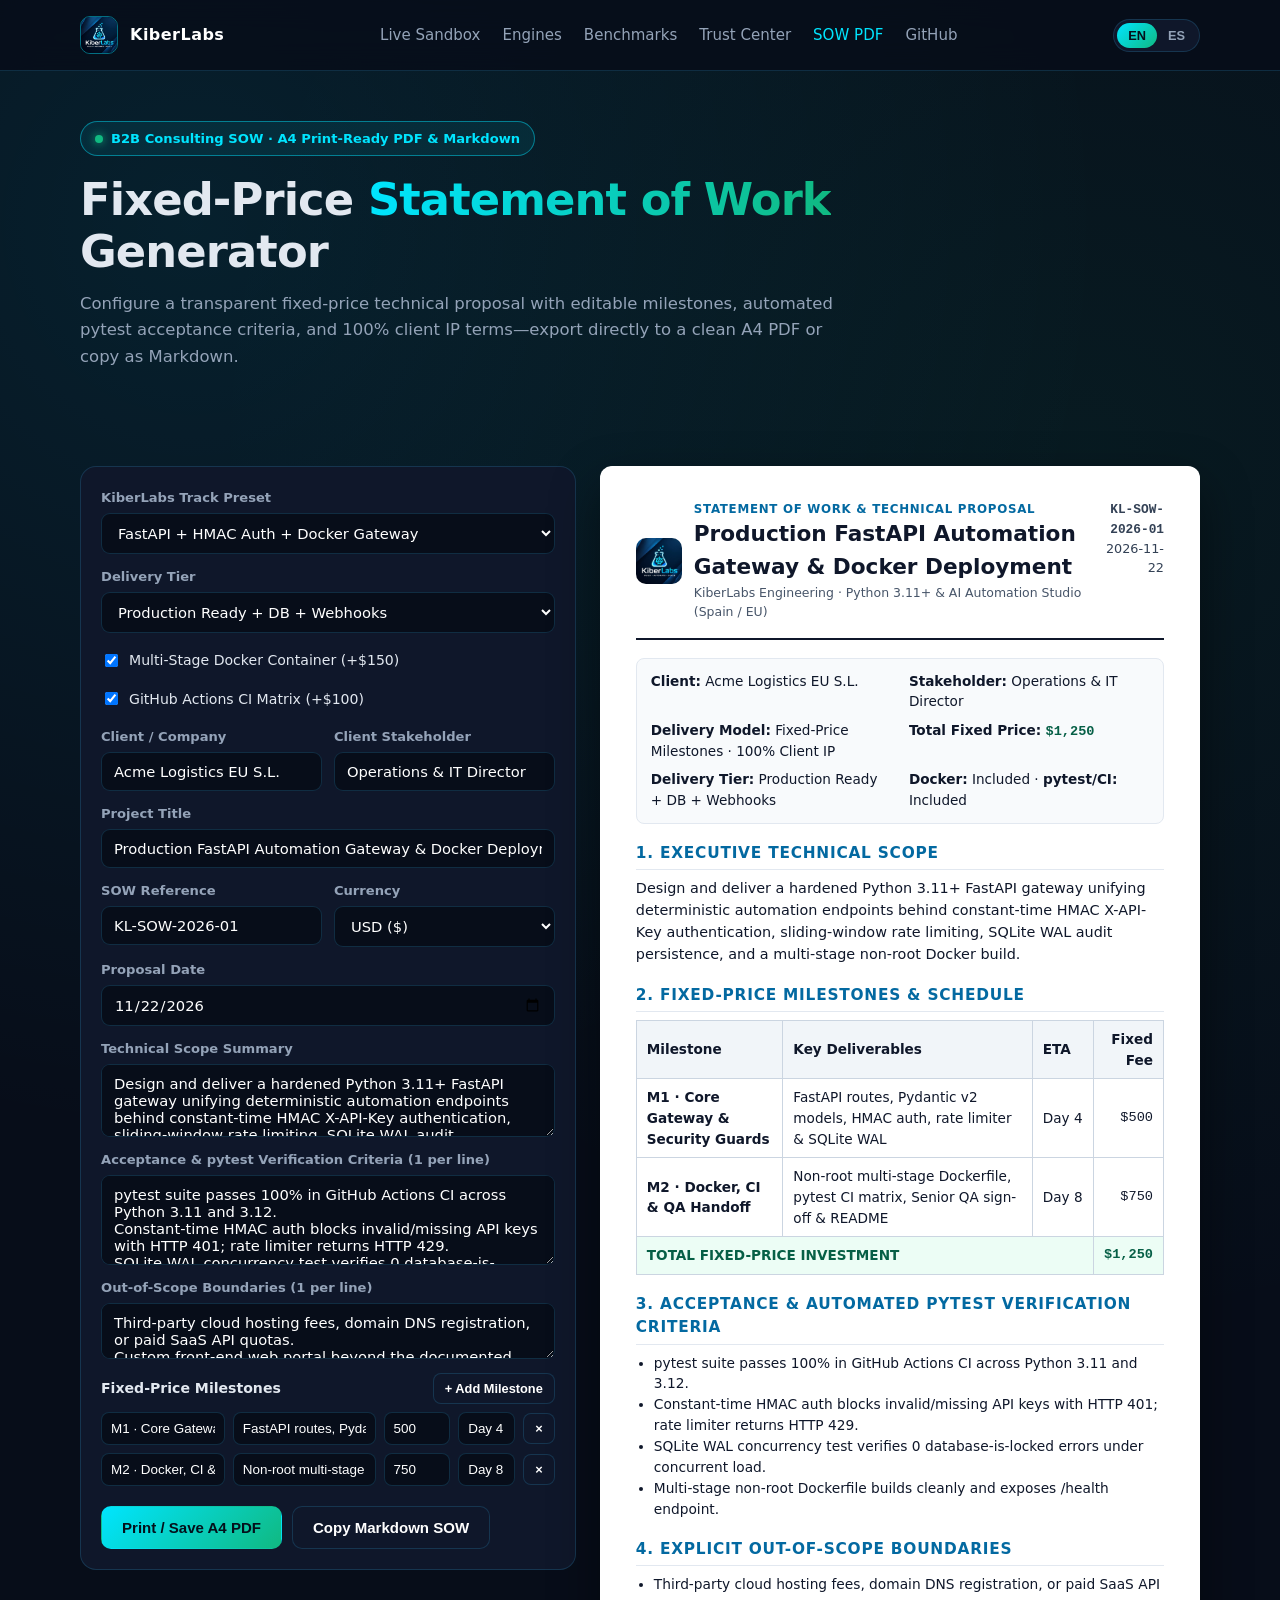
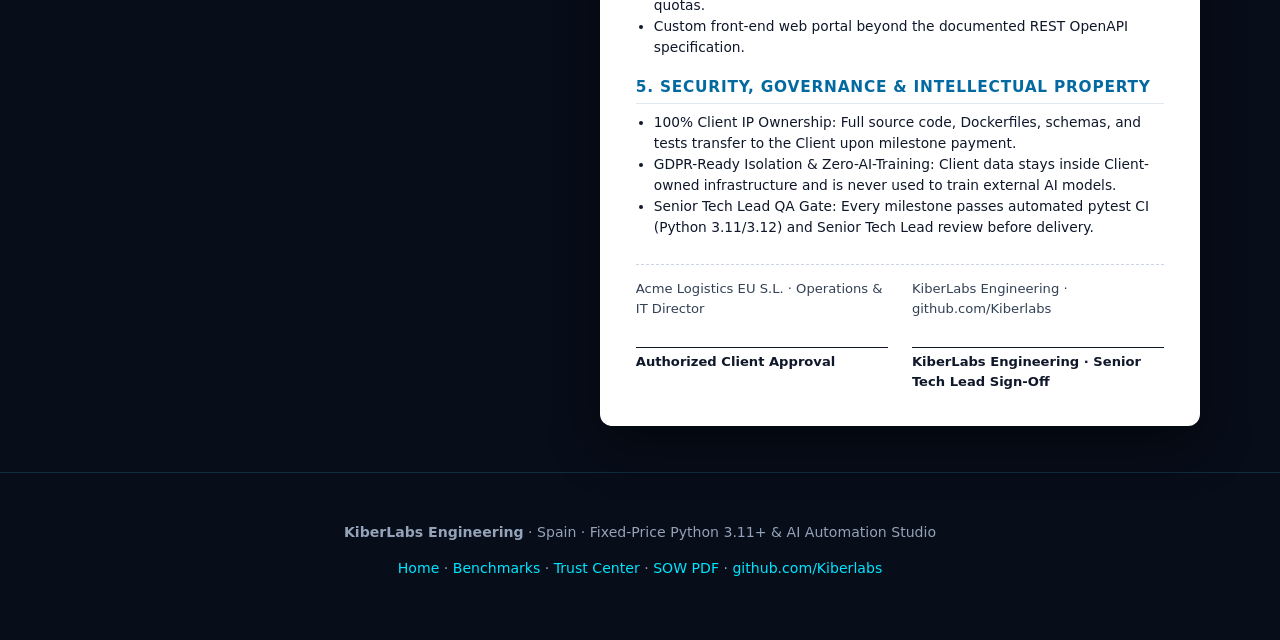
<file: sow.html>
<!DOCTYPE html>
<html lang="en">
<head>
  <meta charset="UTF-8" />
  <meta name="viewport" content="width=device-width, initial-scale=1.0" />
  <title>Statement of Work (SOW) PDF Generator — KiberLabs</title>
  <meta name="description" content="Interactive bilingual EN/ES B2B Statement of Work & Technical Proposal PDF generator with editable fixed-price milestones, pytest acceptance criteria, and clean A4 print layout." />
  <link rel="canonical" href="https://kiberlabs.github.io/sow.html" />
  <meta property="og:type" content="website" />
  <meta property="og:url" content="https://kiberlabs.github.io/sow.html" />
  <meta property="og:title" content="Statement of Work (SOW) PDF Generator — KiberLabs" />
  <meta property="og:description" content="Interactive bilingual EN/ES B2B Statement of Work &amp; Technical Proposal PDF generator with editable fixed-price milestones, pytest acceptance criteria, and clean A4 print layout." />
  <meta property="og:image" content="https://kiberlabs.github.io/assets/kiberlabs_logo_oficial.jpg" />
  <meta name="twitter:card" content="summary_large_image" />
  <meta name="twitter:title" content="Statement of Work (SOW) PDF Generator — KiberLabs" />
  <meta name="twitter:description" content="Bilingual EN/ES B2B Statement of Work &amp; Technical Proposal PDF generator with fixed-price milestones." />
  <meta name="twitter:image" content="https://kiberlabs.github.io/assets/kiberlabs_logo_oficial.jpg" />
  <link rel="icon" type="image/jpeg" href="assets/kiberlabs_logo_oficial.jpg" />
  <link rel="stylesheet" href="styles.css" />
</head>
<body>
  <a class="skip-link no-print" href="#main" data-i18n="skip_link">Skip to main content</a>
  <header class="topbar no-print">
    <div class="container topbar-inner">
      <a href="index.html" class="brand">
        <img src="assets/kiberlabs_logo_oficial.jpg" alt="KiberLabs Logo" width="38" height="38" />
        <span>KiberLabs</span>
      </a>
      <nav class="nav-links" aria-label="Primary navigation">
        <a href="index.html#sandbox" data-i18n="nav_sandbox">Live Sandbox</a>
        <a href="index.html#portfolio" data-i18n="nav_portfolio">Engines</a>
        <a href="benchmarks.html" data-i18n="nav_benchmarks">Benchmarks</a>
        <a href="trust.html" data-i18n="nav_trust">Trust Center</a>
        <a href="sow.html" class="active" aria-current="page" data-i18n="nav_sow">SOW PDF</a>
        <a href="https://github.com/Kiberlabs" target="_blank" rel="noopener">GitHub</a>
      </nav>
      <div class="lang-toggle" role="group" aria-label="Language switcher">
        <button class="lang-btn active" data-lang="en" type="button" aria-pressed="true">EN</button>
        <button class="lang-btn" data-lang="es" type="button" aria-pressed="false">ES</button>
      </div>
    </div>
  </header>

  <main id="main">
    <section class="subhero no-print">
      <div class="container">
        <div class="pill">
          <span class="dot"></span>
          <span data-i18n="sow_pill">B2B Consulting SOW · A4 Print-Ready PDF &amp; Markdown</span>
        </div>
        <h1 data-i18n="sow_title">Fixed-Price <span class="gradient-text">Statement of Work</span> Generator</h1>
        <p class="lead" data-i18n="sow_lead">
          Configure a transparent fixed-price technical proposal with editable milestones, automated pytest acceptance criteria, and 100% client IP terms—export directly to a clean A4 PDF or copy as Markdown.
        </p>
      </div>
    </section>

    <section>
      <div class="container">
        <div class="sow-layout">
          <div class="sow-editor no-print">
            <div class="form-grid">
              <div class="field full">
                <label for="sow-track" data-i18n="lbl_preset">KiberLabs Track Preset</label>
                <select id="sow-track">
                  <option value="api" selected data-i18n="opt_track_api">FastAPI + HMAC Auth + Docker Gateway</option>
                  <option value="sieve" data-i18n="opt_track_sieve">E-Commerce Price Intelligence &amp; Margin Sieve</option>
                  <option value="bot" data-i18n="opt_track_bot">24/7 Omnichannel Lead Qualification Bot</option>
                  <option value="rag" data-i18n="opt_track_rag">Zero-Hallucination B2B Legal/Policy RAG Engine</option>
                  <option value="invoice" data-i18n="opt_track_invoice">B2B 3-Way Invoice Reconciliation &amp; Hash Ledger</option>
                  <option value="maintenance_rag" data-i18n="opt_track_maintenance">Telegram Maintenance &amp; Manual FTS5 RAG Bot</option>
                  <option value="video" data-i18n="opt_track_video">Automated 9:16 FFmpeg &amp; ASS Video Pipeline</option>
                </select>
              </div>
              <div class="field full">
                <label for="sow-tier" data-i18n="lbl_tier">Delivery Tier</label>
                <select id="sow-tier">
                  <option value="mvp" data-i18n="tier_mvp">Fast MVP CLI / Core Module (2–5 days)</option>
                  <option value="production" selected data-i18n="tier_prod">Production Ready + DB + Webhooks</option>
                  <option value="enterprise" data-i18n="tier_ent">Multi-Source / Custom Integrations</option>
                </select>
              </div>
              <div class="checks-row full">
                <label><input id="sow-docker" type="checkbox" checked /> <span data-i18n="lbl_docker">Multi-Stage Docker Container (+$150)</span></label>
                <label><input id="sow-ci" type="checkbox" checked /> <span data-i18n="lbl_ci">GitHub Actions CI Matrix (+$100)</span></label>
              </div>
              <div class="field">
                <label for="sow-client" data-i18n="lbl_client">Client / Company</label>
                <input id="sow-client" type="text" value="Acme Logistics EU S.L." />
              </div>
              <div class="field">
                <label for="sow-contact" data-i18n="lbl_contact">Client Stakeholder</label>
                <input id="sow-contact" type="text" value="Operations &amp; IT Director" />
              </div>
              <div class="field full">
                <label for="sow-proj" data-i18n="lbl_proj">Project Title</label>
                <input id="sow-proj" type="text" value="Production FastAPI Automation Gateway &amp; Docker Deployment" />
              </div>
              <div class="field">
                <label for="sow-ref" data-i18n="lbl_ref">SOW Reference</label>
                <input id="sow-ref" type="text" value="KL-SOW-2026-01" />
              </div>
              <div class="field">
                <label for="sow-currency" data-i18n="lbl_curr">Currency</label>
                <select id="sow-currency">
                  <option value="USD" selected>USD ($)</option>
                  <option value="EUR">EUR (€)</option>
                </select>
              </div>
              <div class="field full">
                <label for="sow-date" data-i18n="lbl_date">Proposal Date</label>
                <input id="sow-date" type="date" value="2026-11-22" />
              </div>
              <div class="field full">
                <label for="sow-scope" data-i18n="lbl_scope">Technical Scope Summary</label>
                <textarea id="sow-scope" rows="3"></textarea>
              </div>
              <div class="field full">
                <label for="sow-criteria" data-i18n="lbl_crit">Acceptance &amp; pytest Verification Criteria (1 per line)</label>
                <textarea id="sow-criteria" rows="4"></textarea>
              </div>
              <div class="field full">
                <label for="sow-oos" data-i18n="lbl_oos">Out-of-Scope Boundaries (1 per line)</label>
                <textarea id="sow-oos" rows="2"></textarea>
              </div>
            </div>

            <div>
              <div style="display:flex;justify-content:space-between;align-items:center;margin-bottom:8px;">
                <strong style="font-size:0.88rem;" data-i18n="lbl_ms">Fixed-Price Milestones</strong>
                <button type="button" class="btn btn-secondary btn-sm" id="btn-add-ms" data-i18n="btn_add_ms">+ Add Milestone</button>
              </div>
              <div id="sow-ms-list" style="display:flex;flex-direction:column;gap:8px;"></div>
            </div>

            <div style="display:flex;flex-wrap:wrap;gap:10px;padding-top:6px;">
              <button type="button" class="btn btn-primary" id="btn-print-pdf" data-i18n="btn_print">Print / Save A4 PDF</button>
              <button type="button" class="btn btn-secondary" id="btn-copy-md" data-i18n="btn_copy_md">Copy Markdown SOW</button>
            </div>
          </div>

          <article class="sow-sheet" id="sow-preview" aria-label="Printable Statement of Work preview" aria-live="polite"></article>
        </div>
      </div>
    </section>
  </main>

  <footer class="no-print">
    <div class="container">
      <p><strong>KiberLabs Engineering</strong> · Spain · Fixed-Price Python 3.11+ &amp; AI Automation Studio</p>
      <p>
        <a href="index.html">Home</a> ·
        <a href="benchmarks.html">Benchmarks</a> ·
        <a href="trust.html">Trust Center</a> ·
        <a href="sow.html">SOW PDF</a> ·
        <a href="https://github.com/Kiberlabs" target="_blank" rel="noopener">github.com/Kiberlabs</a>
      </p>
    </div>
  </footer>

  <script type="module" src="sow.js"></script>
  <script data-goatcounter="https://kiberlabs.goatcounter.com/count" async src="https://gc.zgo.at/count.js"></script>
</body>
</html>
</file>
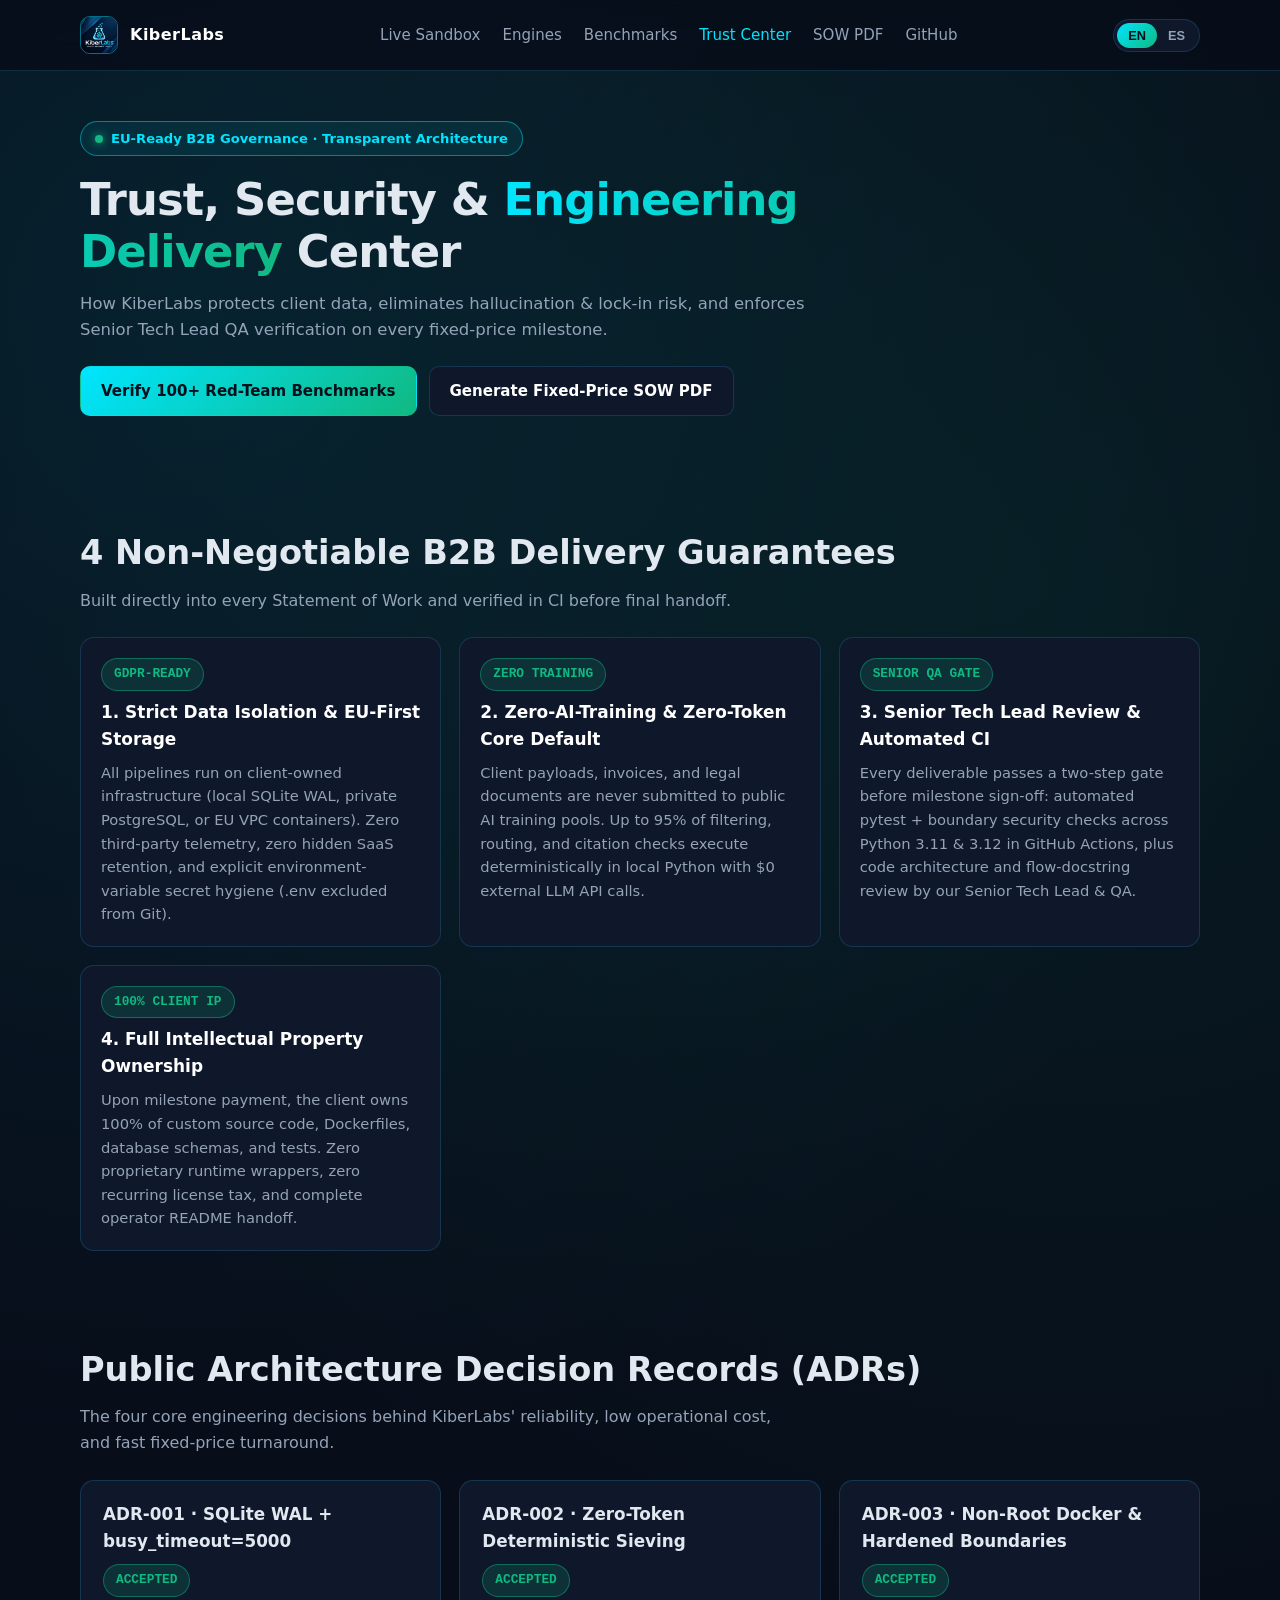
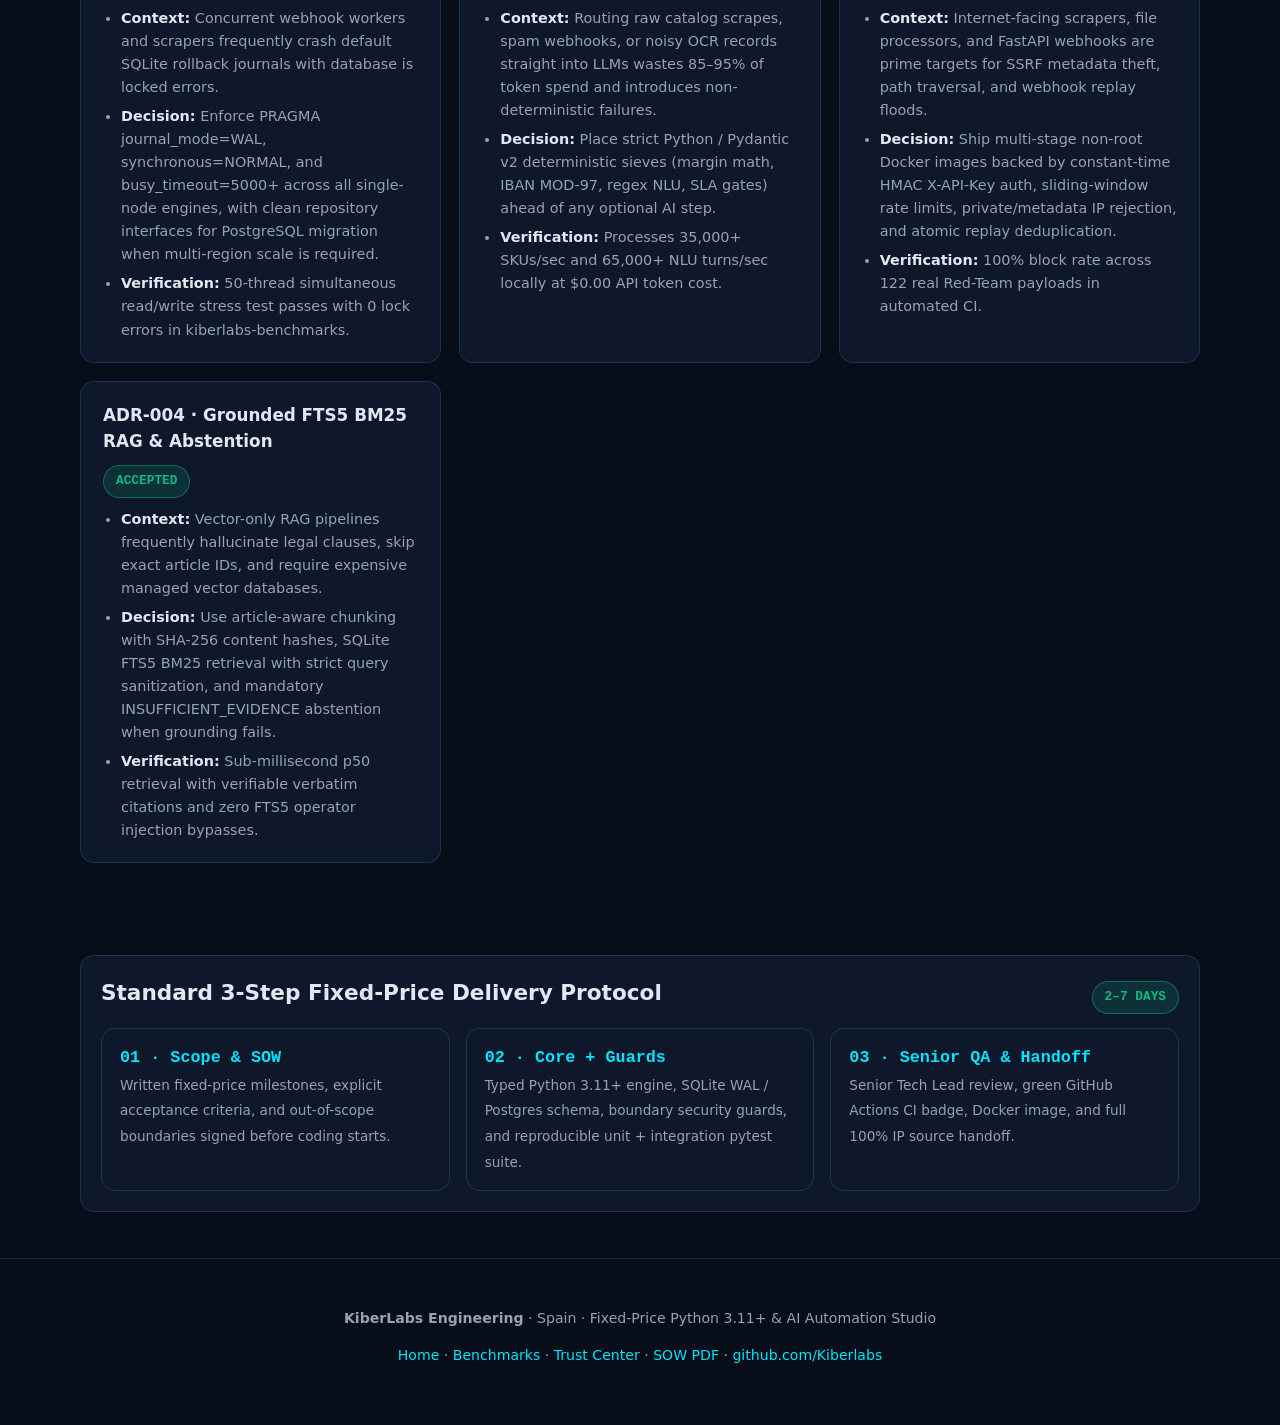
<file: trust.html>
<!DOCTYPE html>
<html lang="en">
<head>
  <meta charset="UTF-8" />
  <meta name="viewport" content="width=device-width, initial-scale=1.0" />
  <title>Trust, Security &amp; Delivery Center — KiberLabs</title>
  <meta name="description" content="KiberLabs B2B Trust Center: GDPR-ready data isolation, zero-AI-training commitment, Senior Tech Lead QA protocol, 100% client IP ownership, and Public Architecture Decision Records (ADRs)." />
  <link rel="canonical" href="https://kiberlabs.github.io/trust.html" />
  <meta property="og:type" content="website" />
  <meta property="og:url" content="https://kiberlabs.github.io/trust.html" />
  <meta property="og:title" content="Trust, Security &amp; Delivery Center — KiberLabs" />
  <meta property="og:description" content="KiberLabs B2B Trust Center: GDPR-ready data isolation, zero-AI-training commitment, Senior Tech Lead QA protocol, 100% client IP ownership, and Public Architecture Decision Records (ADRs)." />
  <meta property="og:image" content="https://kiberlabs.github.io/assets/kiberlabs_logo_oficial.jpg" />
  <meta name="twitter:card" content="summary_large_image" />
  <meta name="twitter:title" content="Trust, Security &amp; Delivery Center — KiberLabs" />
  <meta name="twitter:description" content="GDPR-ready data isolation, zero-AI-training commitment, Senior Tech Lead QA protocol &amp; 100% client IP ownership." />
  <meta name="twitter:image" content="https://kiberlabs.github.io/assets/kiberlabs_logo_oficial.jpg" />
  <link rel="icon" type="image/jpeg" href="assets/kiberlabs_logo_oficial.jpg" />
  <link rel="stylesheet" href="styles.css" />
</head>
<body>
  <a class="skip-link" href="#main" data-i18n="skip_link">Skip to main content</a>
  <header class="topbar">
    <div class="container topbar-inner">
      <a href="index.html" class="brand">
        <img src="assets/kiberlabs_logo_oficial.jpg" alt="KiberLabs Logo" width="38" height="38" />
        <span>KiberLabs</span>
      </a>
      <nav class="nav-links" aria-label="Primary navigation">
        <a href="index.html#sandbox" data-i18n="nav_sandbox">Live Sandbox</a>
        <a href="index.html#portfolio" data-i18n="nav_portfolio">Engines</a>
        <a href="benchmarks.html" data-i18n="nav_benchmarks">Benchmarks</a>
        <a href="trust.html" class="active" aria-current="page" data-i18n="nav_trust">Trust Center</a>
        <a href="sow.html" data-i18n="nav_sow">SOW PDF</a>
        <a href="https://github.com/Kiberlabs" target="_blank" rel="noopener">GitHub</a>
      </nav>
      <div class="lang-toggle" role="group" aria-label="Language switcher">
        <button class="lang-btn active" data-lang="en" type="button" aria-pressed="true">EN</button>
        <button class="lang-btn" data-lang="es" type="button" aria-pressed="false">ES</button>
      </div>
    </div>
  </header>

  <main id="main">
    <section class="subhero">
      <div class="container">
        <div class="pill">
          <span class="dot"></span>
          <span data-i18n="tr_pill">EU-Ready B2B Governance · Transparent Architecture</span>
        </div>
        <h1 data-i18n="tr_title">Trust, Security &amp; <span class="gradient-text">Engineering Delivery</span> Center</h1>
        <p class="lead" data-i18n="tr_lead">
          How KiberLabs protects client data, eliminates hallucination &amp; lock-in risk, and enforces Senior Tech Lead QA verification on every fixed-price milestone.
        </p>
        <div class="cta-row">
          <a href="benchmarks.html" class="btn btn-primary" data-i18n="tr_btn_bench">Verify 100+ Red-Team Benchmarks</a>
          <a href="sow.html" class="btn btn-secondary" data-i18n="tr_btn_sow">Generate Fixed-Price SOW PDF</a>
        </div>
      </div>
    </section>

    <section id="guarantees">
      <div class="container">
        <div class="section-head">
          <h2 data-i18n="sec_guar_title">4 Non-Negotiable B2B Delivery Guarantees</h2>
          <p data-i18n="sec_guar_desc">Built directly into every Statement of Work and verified in CI before final handoff.</p>
        </div>
        <div class="cards-grid-2">
          <article class="trust-card">
            <span class="status-badge status-ok">GDPR-READY</span>
            <h3 data-i18n="g1_title">1. Strict Data Isolation &amp; EU-First Storage</h3>
            <p data-i18n="g1_desc">All pipelines run on client-owned infrastructure (local SQLite WAL, private PostgreSQL, or EU VPC containers). Zero third-party telemetry, zero hidden SaaS retention, and explicit environment-variable secret hygiene (.env excluded from Git).</p>
          </article>
          <article class="trust-card">
            <span class="status-badge status-ok">ZERO TRAINING</span>
            <h3 data-i18n="g2_title">2. Zero-AI-Training &amp; Zero-Token Core Default</h3>
            <p data-i18n="g2_desc">Client payloads, invoices, and legal documents are never submitted to public AI training pools. Up to 95% of filtering, routing, and citation checks execute deterministically in local Python with $0 external LLM API calls.</p>
          </article>
          <article class="trust-card">
            <span class="status-badge status-ok">SENIOR QA GATE</span>
            <h3 data-i18n="g3_title">3. Senior Tech Lead Review &amp; Automated CI</h3>
            <p data-i18n="g3_desc">Every deliverable passes a two-step gate before milestone sign-off: automated pytest + boundary security checks across Python 3.11 &amp; 3.12 in GitHub Actions, plus code architecture and flow-docstring review by our Senior Tech Lead &amp; QA.</p>
          </article>
          <article class="trust-card">
            <span class="status-badge status-ok">100% CLIENT IP</span>
            <h3 data-i18n="g4_title">4. Full Intellectual Property Ownership</h3>
            <p data-i18n="g4_desc">Upon milestone payment, the client owns 100% of custom source code, Dockerfiles, database schemas, and tests. Zero proprietary runtime wrappers, zero recurring license tax, and complete operator README handoff.</p>
          </article>
        </div>
      </div>
    </section>

    <section id="adrs">
      <div class="container">
        <div class="section-head">
          <h2 data-i18n="sec_adr_title">Public Architecture Decision Records (ADRs)</h2>
          <p data-i18n="sec_adr_desc">The four core engineering decisions behind KiberLabs' reliability, low operational cost, and fast fixed-price turnaround.</p>
        </div>
        <div class="cards-grid-2">
          <article class="adr-card">
            <div class="adr-header">
              <h3>ADR-001 · SQLite WAL + busy_timeout=5000</h3>
              <span class="status-badge status-ok">ACCEPTED</span>
            </div>
            <ul class="adr-points">
              <li><strong data-i18n="adr_ctx">Context:</strong> <span data-i18n="adr1_ctx">Concurrent webhook workers and scrapers frequently crash default SQLite rollback journals with <code>database is locked</code> errors.</span></li>
              <li><strong data-i18n="adr_dec">Decision:</strong> <span data-i18n="adr1_dec">Enforce <code>PRAGMA journal_mode=WAL</code>, <code>synchronous=NORMAL</code>, and <code>busy_timeout=5000+</code> across all single-node engines, with clean repository interfaces for PostgreSQL migration when multi-region scale is required.</span></li>
              <li><strong data-i18n="adr_ver">Verification:</strong> <span data-i18n="adr1_ver">50-thread simultaneous read/write stress test passes with 0 lock errors in <code>kiberlabs-benchmarks</code>.</span></li>
            </ul>
          </article>

          <article class="adr-card">
            <div class="adr-header">
              <h3>ADR-002 · Zero-Token Deterministic Sieving</h3>
              <span class="status-badge status-ok">ACCEPTED</span>
            </div>
            <ul class="adr-points">
              <li><strong data-i18n="adr_ctx">Context:</strong> <span data-i18n="adr2_ctx">Routing raw catalog scrapes, spam webhooks, or noisy OCR records straight into LLMs wastes 85–95% of token spend and introduces non-deterministic failures.</span></li>
              <li><strong data-i18n="adr_dec">Decision:</strong> <span data-i18n="adr2_dec">Place strict Python / Pydantic v2 deterministic sieves (margin math, IBAN MOD-97, regex NLU, SLA gates) ahead of any optional AI step.</span></li>
              <li><strong data-i18n="adr_ver">Verification:</strong> <span data-i18n="adr2_ver">Processes 35,000+ SKUs/sec and 65,000+ NLU turns/sec locally at $0.00 API token cost.</span></li>
            </ul>
          </article>

          <article class="adr-card">
            <div class="adr-header">
              <h3>ADR-003 · Non-Root Docker &amp; Hardened Boundaries</h3>
              <span class="status-badge status-ok">ACCEPTED</span>
            </div>
            <ul class="adr-points">
              <li><strong data-i18n="adr_ctx">Context:</strong> <span data-i18n="adr3_ctx">Internet-facing scrapers, file processors, and FastAPI webhooks are prime targets for SSRF metadata theft, path traversal, and webhook replay floods.</span></li>
              <li><strong data-i18n="adr_dec">Decision:</strong> <span data-i18n="adr3_dec">Ship multi-stage non-root Docker images backed by constant-time HMAC <code>X-API-Key</code> auth, sliding-window rate limits, private/metadata IP rejection, and atomic replay deduplication.</span></li>
              <li><strong data-i18n="adr_ver">Verification:</strong> <span data-i18n="adr3_ver">100% block rate across 122 real Red-Team payloads in automated CI.</span></li>
            </ul>
          </article>

          <article class="adr-card">
            <div class="adr-header">
              <h3>ADR-004 · Grounded FTS5 BM25 RAG &amp; Abstention</h3>
              <span class="status-badge status-ok">ACCEPTED</span>
            </div>
            <ul class="adr-points">
              <li><strong data-i18n="adr_ctx">Context:</strong> <span data-i18n="adr4_ctx">Vector-only RAG pipelines frequently hallucinate legal clauses, skip exact article IDs, and require expensive managed vector databases.</span></li>
              <li><strong data-i18n="adr_dec">Decision:</strong> <span data-i18n="adr4_dec">Use article-aware chunking with SHA-256 content hashes, SQLite FTS5 BM25 retrieval with strict query sanitization, and mandatory <code>INSUFFICIENT_EVIDENCE</code> abstention when grounding fails.</span></li>
              <li><strong data-i18n="adr_ver">Verification:</strong> <span data-i18n="adr4_ver">Sub-millisecond p50 retrieval with verifiable verbatim citations and zero FTS5 operator injection bypasses.</span></li>
            </ul>
          </article>
        </div>
      </div>
    </section>

    <section id="protocol">
      <div class="container">
        <div class="panel-card">
          <div class="bench-head" style="margin-bottom:10px;">
            <h2 style="margin:0;font-size:1.35rem;" data-i18n="sec_proto_title">Standard 3-Step Fixed-Price Delivery Protocol</h2>
            <span class="status-badge status-ok">2–7 DAYS</span>
          </div>
          <div class="cards-grid-3" style="margin-top:14px;">
            <div class="metric-card">
              <strong style="font-size:1.05rem;color:var(--cyan);">01 · Scope &amp; SOW</strong>
              <span data-i18n="p_s1">Written fixed-price milestones, explicit acceptance criteria, and out-of-scope boundaries signed before coding starts.</span>
            </div>
            <div class="metric-card">
              <strong style="font-size:1.05rem;color:var(--cyan);">02 · Core + Guards</strong>
              <span data-i18n="p_s2">Typed Python 3.11+ engine, SQLite WAL / Postgres schema, boundary security guards, and reproducible unit + integration pytest suite.</span>
            </div>
            <div class="metric-card">
              <strong style="font-size:1.05rem;color:var(--cyan);">03 · Senior QA &amp; Handoff</strong>
              <span data-i18n="p_s3">Senior Tech Lead review, green GitHub Actions CI badge, Docker image, and full 100% IP source handoff.</span>
            </div>
          </div>
        </div>
      </div>
    </section>
  </main>

  <footer>
    <div class="container">
      <p><strong>KiberLabs Engineering</strong> · Spain · Fixed-Price Python 3.11+ &amp; AI Automation Studio</p>
      <p>
        <a href="index.html">Home</a> ·
        <a href="benchmarks.html">Benchmarks</a> ·
        <a href="trust.html">Trust Center</a> ·
        <a href="sow.html">SOW PDF</a> ·
        <a href="https://github.com/Kiberlabs" target="_blank" rel="noopener">github.com/Kiberlabs</a>
      </p>
    </div>
  </footer>

  <script type="module" src="trust.js"></script>
  <script data-goatcounter="https://kiberlabs.goatcounter.com/count" async src="https://gc.zgo.at/count.js"></script>
</body>
</html>
</file>
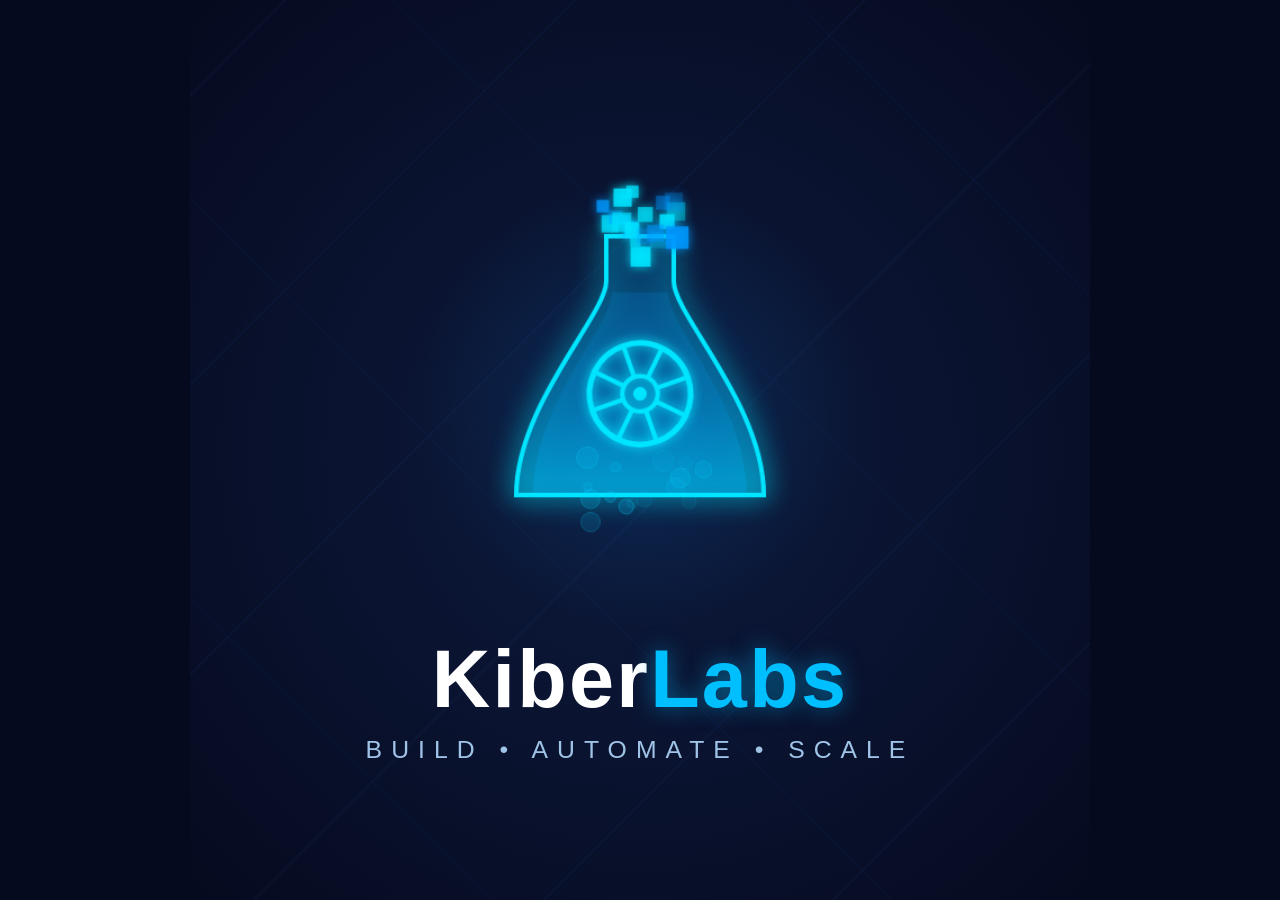
<file: assets/kiberlabs_hero_logo.html>
<!DOCTYPE html>
<html lang="en">
<head>
<meta charset="UTF-8">
<title>KiberLabs Animated Emblem</title>
<style>
  * { margin: 0; padding: 0; box-sizing: border-box; }
  html, body {
    width: 100%;
    height: 100%;
    background: #060a1f;
    display: flex;
    justify-content: center;
    align-items: center;
    overflow: hidden;
    font-family: "Inter", "Segoe UI", Arial, sans-serif;
  }
  .container {
    position: relative;
    width: 800px;
    height: 800px;
    flex-shrink: 0;
    transform-origin: center center;
    background: radial-gradient(ellipse at center, #0d1b3e 0%, #060a1f 100%);
    overflow: hidden;
  }

  .diagonal {
    position: absolute;
    width: 200%;
    height: 200%;
    top: -50%;
    left: -50%;
    background: repeating-linear-gradient(
      -45deg,
      transparent,
      transparent 180px,
      rgba(30, 80, 160, 0.08) 180px,
      rgba(30, 80, 160, 0.08) 182px
    );
    animation: moveDiagonals 8s linear infinite;
  }
  .diagonal2 {
    position: absolute;
    width: 200%;
    height: 200%;
    top: -50%;
    left: -50%;
    background: repeating-linear-gradient(
      45deg,
      transparent,
      transparent 250px,
      rgba(20, 60, 140, 0.06) 250px,
      rgba(20, 60, 140, 0.06) 252px
    );
    animation: moveDiagonals2 12s linear infinite;
  }
  @keyframes moveDiagonals {
    0% { transform: translate(0, 0); }
    100% { transform: translate(182px, 182px); }
  }
  @keyframes moveDiagonals2 {
    0% { transform: translate(0, 0); }
    100% { transform: translate(-252px, 252px); }
  }

  .glow-bg {
    position: absolute;
    width: 400px;
    height: 400px;
    top: 50%;
    left: 50%;
    transform: translate(-50%, -60%);
    background: radial-gradient(circle, rgba(0, 150, 255, 0.15) 0%, transparent 70%);
    animation: pulseGlow 3s ease-in-out infinite;
  }
  @keyframes pulseGlow {
    0%, 100% { opacity: 0.5; transform: translate(-50%, -60%) scale(1); }
    50% { opacity: 1; transform: translate(-50%, -60%) scale(1.1); }
  }

  @media (prefers-reduced-motion: reduce) {
    .diagonal, .diagonal2, .glow-bg {
      animation: none !important;
    }
  }

  .container.paused .diagonal,
  .container.paused .diagonal2,
  .container.paused .glow-bg {
    animation-play-state: paused;
  }

  canvas {
    position: absolute;
    top: 0;
    left: 0;
    width: 100%;
    height: 100%;
  }

  .text-container {
    position: absolute;
    bottom: 120px;
    width: 100%;
    text-align: center;
    z-index: 10;
  }
  .title {
    font-size: 72px;
    font-weight: 700;
    letter-spacing: 2px;
  }
  .title .kiber { color: #ffffff; }
  .title .labs {
    color: #00bfff;
    text-shadow: 0 0 20px rgba(0, 191, 255, 0.5);
  }
  .subtitle {
    color: #a0c4e8;
    font-size: 22px;
    letter-spacing: 8px;
    margin-top: 10px;
    font-weight: 300;
  }
</style>
</head>
<body>
<div class="container" id="stage">
  <div class="diagonal"></div>
  <div class="diagonal2"></div>
  <div class="glow-bg"></div>
  <canvas id="canvas" width="800" height="800"></canvas>
  <div class="text-container">
    <div class="title"><span class="kiber">Kiber</span><span class="labs">Labs</span></div>
    <div class="subtitle">BUILD &bull; AUTOMATE &bull; SCALE</div>
  </div>
</div>

<script>
const stage = document.getElementById('stage');
function fitStage() {
  const scale = Math.min(window.innerWidth / 800, window.innerHeight / 800);
  stage.style.transform = 'scale(' + scale + ')';
}
window.addEventListener('resize', fitStage);
fitStage();

const canvas = document.getElementById('canvas');
const ctx = canvas.getContext('2d');
const W = 800, H = 800;
const cx = 400, cy = 340;

const particles = [];
for (let i = 0; i < 20; i++) {
  particles.push({
    x: cx + (Math.random() - 0.5) * 60,
    y: cy - 120 + Math.random() * 30,
    size: 8 + Math.random() * 12,
    speedY: -0.5 - Math.random() * 1.5,
    speedX: (Math.random() - 0.5) * 0.8,
    opacity: 0.3 + Math.random() * 0.7,
    color: Math.random() > 0.5 ? '#00e5ff' : '#0099ff'
  });
}

const bubbles = [];
for (let i = 0; i < 15; i++) {
  bubbles.push({
    x: cx + (Math.random() - 0.5) * 100,
    y: cy + 80 + Math.random() * 60,
    radius: 3 + Math.random() * 8,
    speedY: -0.3 - Math.random() * 0.8,
    opacity: 0.2 + Math.random() * 0.4
  });
}

let wheelAngle = 0;
let time = 0;

function drawFlask() {
  ctx.save();
  ctx.shadowColor = '#00e5ff';
  ctx.shadowBlur = 25;

  ctx.beginPath();
  ctx.moveTo(cx - 30, cy - 130);
  ctx.lineTo(cx - 30, cy - 90);
  ctx.bezierCurveTo(cx - 30, cy - 60, cx - 110, cy + 20, cx - 110, cy + 100);
  ctx.lineTo(cx + 110, cy + 100);
  ctx.bezierCurveTo(cx + 110, cy + 20, cx + 30, cy - 60, cx + 30, cy - 90);
  ctx.lineTo(cx + 30, cy - 130);
  ctx.closePath();

  const grad = ctx.createLinearGradient(cx, cy - 130, cx, cy + 100);
  grad.addColorStop(0, 'rgba(0, 100, 200, 0.1)');
  grad.addColorStop(0.6, 'rgba(0, 150, 255, 0.25)');
  grad.addColorStop(1, 'rgba(0, 200, 255, 0.4)');
  ctx.fillStyle = grad;
  ctx.fill();

  ctx.strokeStyle = '#00e5ff';
  ctx.lineWidth = 4;
  ctx.stroke();
  ctx.restore();
}

function drawWheel() {
  ctx.save();
  ctx.translate(cx, cy + 10);
  ctx.rotate(wheelAngle);

  const r = 45;
  const spokes = 8;

  ctx.beginPath();
  ctx.arc(0, 0, r, 0, Math.PI * 2);
  ctx.strokeStyle = '#00e5ff';
  ctx.lineWidth = 5;
  ctx.shadowColor = '#00e5ff';
  ctx.shadowBlur = 10;
  ctx.stroke();

  ctx.beginPath();
  ctx.arc(0, 0, r * 0.35, 0, Math.PI * 2);
  ctx.lineWidth = 4;
  ctx.stroke();

  for (let i = 0; i < spokes; i++) {
    const angle = (i / spokes) * Math.PI * 2;
    ctx.beginPath();
    ctx.moveTo(Math.cos(angle) * r * 0.35, Math.sin(angle) * r * 0.35);
    ctx.lineTo(Math.cos(angle) * r, Math.sin(angle) * r);
    ctx.lineWidth = 4;
    ctx.stroke();
  }

  ctx.beginPath();
  ctx.arc(0, 0, 6, 0, Math.PI * 2);
  ctx.fillStyle = '#00e5ff';
  ctx.fill();
  ctx.restore();
}

function drawParticles(step) {
  particles.forEach(p => {
    ctx.save();
    ctx.globalAlpha = p.opacity;
    ctx.fillStyle = p.color;
    ctx.shadowColor = p.color;
    ctx.shadowBlur = 8;
    ctx.fillRect(p.x - p.size / 2, p.y - p.size / 2, p.size, p.size);
    ctx.restore();

    if (!step) return;
    p.y += p.speedY;
    p.x += p.speedX;
    p.opacity -= 0.003;

    if (p.y < cy - 200 || p.opacity <= 0) {
      p.y = cy - 120 + Math.random() * 20;
      p.x = cx + (Math.random() - 0.5) * 50;
      p.opacity = 0.5 + Math.random() * 0.5;
      p.size = 8 + Math.random() * 12;
    }
  });
}

function drawBubbles(step) {
  bubbles.forEach(b => {
    ctx.save();
    ctx.globalAlpha = b.opacity;
    ctx.beginPath();
    ctx.arc(b.x, b.y, b.radius, 0, Math.PI * 2);
    ctx.fillStyle = 'rgba(0, 200, 255, 0.3)';
    ctx.fill();
    ctx.strokeStyle = 'rgba(0, 220, 255, 0.5)';
    ctx.lineWidth = 1;
    ctx.stroke();
    ctx.restore();

    if (!step) return;
    b.y += b.speedY;
    b.x += Math.sin(time * 0.02 + b.radius) * 0.3;

    if (b.y < cy - 50) {
      b.y = cy + 80 + Math.random() * 60;
      b.x = cx + (Math.random() - 0.5) * 100;
      b.radius = 3 + Math.random() * 8;
      b.opacity = 0.2 + Math.random() * 0.4;
    }
  });
}

function drawLiquid() {
  ctx.save();
  ctx.beginPath();
  const liquidTop = cy + 20 + Math.sin(time * 0.05) * 5;
  ctx.moveTo(cx - 95, cy + 100);
  ctx.lineTo(cx + 95, cy + 100);
  ctx.bezierCurveTo(cx + 95, cy + 20, cx + 25, cy - 50, cx + 25, cy - 80);
  ctx.lineTo(cx - 25, cy - 80);
  ctx.bezierCurveTo(cx - 25, cy - 50, cx - 95, cy + 20, cx - 95, cy + 100);
  ctx.closePath();

  const grad = ctx.createLinearGradient(cx, liquidTop, cx, cy + 100);
  grad.addColorStop(0, 'rgba(0, 150, 255, 0.15)');
  grad.addColorStop(1, 'rgba(0, 100, 200, 0.35)');
  ctx.fillStyle = grad;
  ctx.fill();
  ctx.restore();
}

const reducedMotion = window.matchMedia('(prefers-reduced-motion: reduce)');
let rafId = null;
let isPageVisible = !document.hidden;
let isInViewport = true;

function renderFrame(step) {
  ctx.clearRect(0, 0, W, H);
  if (step) {
    time++;
    wheelAngle += 0.015;
  }
  drawLiquid();
  drawFlask();
  drawBubbles(step);
  drawWheel();
  drawParticles(step);
}

function shouldAnimate() {
  return !reducedMotion.matches && isPageVisible && isInViewport;
}

function stopLoop() {
  if (rafId !== null) {
    cancelAnimationFrame(rafId);
    rafId = null;
  }
  stage.classList.add('paused');
}

function tick() {
  rafId = null;
  if (!shouldAnimate()) {
    stage.classList.add('paused');
    return;
  }
  renderFrame(true);
  rafId = requestAnimationFrame(tick);
}

function syncAnimation() {
  if (shouldAnimate()) {
    stage.classList.remove('paused');
    if (rafId === null) {
      rafId = requestAnimationFrame(tick);
    }
  } else {
    stopLoop();
    if (reducedMotion.matches) renderFrame(false);
  }
}

document.addEventListener('visibilitychange', () => {
  isPageVisible = !document.hidden;
  syncAnimation();
});

if ('IntersectionObserver' in window) {
  const observer = new IntersectionObserver(
    (entries) => {
      isInViewport = entries.some((entry) => entry.isIntersecting);
      syncAnimation();
    },
    { threshold: 0.05 }
  );
  observer.observe(stage);
}

if (reducedMotion.addEventListener) {
  reducedMotion.addEventListener('change', syncAnimation);
}

renderFrame(!reducedMotion.matches);
syncAnimation();
</script>
</body>
</html>
</file>
<file: styles.css>
:root {
  --bg: #070d19;
  --surface: #0f172a;
  --surface-2: #162038;
  --border: rgba(56, 189, 248, 0.18);
  --border-strong: rgba(0, 229, 255, 0.45);
  --text: #e2e8f0;
  --muted: #94a3b8;
  --cyan: #00e5ff;
  --emerald: #10b981;
  --danger: #f43f5e;
  --warn: #f59e0b;
  --radius: 14px;
  --shadow: 0 20px 50px rgba(0, 0, 0, 0.45);
  --font-sans: "Inter", system-ui, -apple-system, "Segoe UI", Roboto, sans-serif;
  --font-mono: "JetBrains Mono", "Fira Code", Consolas, monospace;
}

* {
  box-sizing: border-box;
}

html {
  scroll-behavior: smooth;
}

body {
  margin: 0;
  font-family: var(--font-sans);
  background:
    radial-gradient(circle at 15% 10%, rgba(0, 229, 255, 0.09), transparent 40%),
    radial-gradient(circle at 85% 20%, rgba(16, 185, 129, 0.08), transparent 42%),
    var(--bg);
  color: var(--text);
  line-height: 1.6;
}

a {
  color: var(--cyan);
  text-decoration: none;
}

a:hover {
  text-decoration: underline;
}

.skip-link {
  position: absolute;
  left: -9999px;
  top: 8px;
  z-index: 100;
  background: var(--cyan);
  color: #04101b;
  font-weight: 700;
  padding: 10px 16px;
  border-radius: 8px;
  text-decoration: none;
}

.skip-link:focus {
  left: 16px;
  outline: 2px solid #fff;
  outline-offset: 2px;
}

main[id],
section[id] {
  scroll-margin-top: 82px;
}

a:focus-visible,
button:focus-visible,
input:focus-visible,
select:focus-visible,
textarea:focus-visible,
[tabindex]:focus-visible {
  outline: 2px solid var(--cyan);
  outline-offset: 2px;
}

.container {
  max-width: 1160px;
  margin: 0 auto;
  padding: 0 20px;
}

/* Header */
.topbar {
  position: sticky;
  top: 0;
  z-index: 40;
  backdrop-filter: blur(14px);
  background: rgba(7, 13, 25, 0.82);
  border-bottom: 1px solid var(--border);
}

.topbar-inner {
  display: flex;
  align-items: center;
  justify-content: space-between;
  gap: 16px;
  height: 70px;
}

.brand {
  display: flex;
  align-items: center;
  gap: 12px;
  font-weight: 700;
  letter-spacing: 0.03em;
  color: #fff;
}

.brand img {
  width: 38px;
  height: 38px;
  border-radius: 10px;
  object-fit: cover;
  border: 1px solid var(--border-strong);
}

.nav-links {
  display: flex;
  align-items: center;
  gap: 22px;
  font-size: 0.94rem;
}

.nav-links a {
  color: var(--muted);
  font-weight: 500;
}

.nav-links a:hover,
.nav-links a.active {
  color: var(--cyan);
  text-decoration: none;
}

.lang-toggle {
  display: inline-flex;
  background: var(--surface);
  border: 1px solid var(--border);
  border-radius: 999px;
  padding: 3px;
}

.lang-btn {
  border: 0;
  background: transparent;
  color: var(--muted);
  font-weight: 600;
  font-size: 0.8rem;
  padding: 5px 11px;
  border-radius: 999px;
  cursor: pointer;
}

.lang-btn.active {
  background: linear-gradient(135deg, var(--cyan), var(--emerald));
  color: #04101b;
}

/* Hero */
.hero {
  padding: 58px 0 44px;
}

.hero-grid {
  display: grid;
  grid-template-columns: minmax(0, 1.35fr) minmax(260px, 340px);
  gap: 34px;
  align-items: center;
  margin-bottom: 34px;
}

.hero-copy .cta-row {
  margin-bottom: 0;
}

.hero-emblem {
  width: 100%;
  max-width: 340px;
  aspect-ratio: 1 / 1;
  justify-self: center;
  border-radius: 20px;
  overflow: hidden;
  border: 1px solid var(--border-strong);
  background: #060a1f;
  box-shadow: 0 22px 54px rgba(0, 229, 255, 0.14), var(--shadow);
}

.hero-emblem iframe {
  width: 100%;
  height: 100%;
  border: 0;
  display: block;
}

.pill {
  display: inline-flex;
  align-items: center;
  gap: 8px;
  padding: 6px 14px;
  border-radius: 999px;
  border: 1px solid var(--border-strong);
  background: rgba(0, 229, 255, 0.08);
  color: var(--cyan);
  font-size: 0.82rem;
  font-weight: 600;
  margin-bottom: 18px;
}

.dot {
  width: 8px;
  height: 8px;
  border-radius: 50%;
  background: var(--emerald);
  box-shadow: 0 0 10px var(--emerald);
}

.hero h1 {
  font-size: clamp(2rem, 4.4vw, 3.35rem);
  line-height: 1.12;
  margin: 0 0 18px;
  letter-spacing: -0.02em;
  max-width: 880px;
}

.gradient-text {
  background: linear-gradient(90deg, var(--cyan), var(--emerald));
  -webkit-background-clip: text;
  background-clip: text;
  color: transparent;
}

.hero p.lead {
  color: var(--muted);
  font-size: 1.08rem;
  max-width: 720px;
  margin: 0 0 28px;
}

.cta-row {
  display: flex;
  flex-wrap: wrap;
  gap: 12px;
  margin-bottom: 36px;
}

.btn {
  display: inline-flex;
  align-items: center;
  justify-content: center;
  gap: 8px;
  padding: 12px 20px;
  border-radius: 10px;
  font-weight: 600;
  font-size: 0.94rem;
  border: 1px solid transparent;
  cursor: pointer;
  transition: transform 0.12s ease, border-color 0.15s ease;
}

.btn:hover {
  transform: translateY(-1px);
  text-decoration: none;
}

.btn-primary {
  background: linear-gradient(135deg, var(--cyan), var(--emerald));
  color: #04101b;
}

.btn-secondary {
  background: var(--surface);
  color: #fff;
  border-color: var(--border);
}

.btn-secondary:hover {
  border-color: var(--border-strong);
}

.metrics-bar {
  display: grid;
  grid-template-columns: repeat(auto-fit, minmax(180px, 1fr));
  gap: 14px;
}

.metric-card {
  background: var(--surface);
  border: 1px solid var(--border);
  border-radius: var(--radius);
  padding: 16px 18px;
}

.metric-card strong {
  display: block;
  font-size: 1.45rem;
  color: #fff;
  font-family: var(--font-mono);
}

.metric-card span {
  font-size: 0.85rem;
  color: var(--muted);
}

/* Sections */
section {
  padding: 46px 0;
}

.section-head {
  margin-bottom: 24px;
}

.section-head h2 {
  margin: 0 0 8px;
  font-size: clamp(1.5rem, 2.8vw, 2.1rem);
}

.section-head p {
  margin: 0;
  color: var(--muted);
  max-width: 720px;
}

/* Sandbox Tabs */
.sandbox-shell {
  background: var(--surface);
  border: 1px solid var(--border);
  border-radius: 18px;
  box-shadow: var(--shadow);
  overflow: hidden;
}

.tabs-bar {
  display: flex;
  flex-wrap: wrap;
  gap: 8px;
  padding: 14px 16px;
  background: rgba(15, 23, 42, 0.95);
  border-bottom: 1px solid var(--border);
}

.tab-btn {
  background: transparent;
  border: 1px solid var(--border);
  color: var(--muted);
  padding: 9px 14px;
  border-radius: 10px;
  font-weight: 600;
  font-size: 0.88rem;
  cursor: pointer;
}

.tab-btn.active {
  background: rgba(0, 229, 255, 0.14);
  border-color: var(--cyan);
  color: #fff;
}

.tab-panel {
  display: none;
  padding: 22px;
}

.tab-panel[hidden] {
  display: none;
}

.tab-panel > *,
.estimator-grid > *,
.form-grid > *,
.field,
.sow-layout > *,
.sow-editor,
.sow-sheet,
.sow-meta-grid > *,
.repo-grid > *,
.cards-grid-2 > *,
.ms-row > *,
.output-pane,
.repo-card,
.repo-body {
  min-width: 0;
  overflow-wrap: anywhere;
}

.tab-panel.active {
  display: grid;
  grid-template-columns: 1.05fr 1fr;
  gap: 22px;
}

.form-grid {
  display: grid;
  grid-template-columns: 1fr 1fr;
  gap: 12px;
}

.field {
  display: flex;
  flex-direction: column;
  gap: 5px;
}

.field.full {
  grid-column: 1 / -1;
}

.field label {
  font-size: 0.82rem;
  color: var(--muted);
  font-weight: 600;
}

.field input,
.field select,
.field textarea {
  width: 100%;
  max-width: 100%;
  min-width: 0;
  box-sizing: border-box;
  background: var(--bg);
  color: #fff;
  border: 1px solid var(--border);
  border-radius: 9px;
  padding: 10px 12px;
  font-family: var(--font-sans);
  font-size: 0.92rem;
}

.field input:focus:not(:focus-visible),
.field select:focus:not(:focus-visible),
.field textarea:focus:not(:focus-visible),
.chat-input-row input:focus:not(:focus-visible),
.ms-row input:focus:not(:focus-visible) {
  outline: 2px solid transparent;
  border-color: var(--cyan);
}

.field input:focus-visible,
.field select:focus-visible,
.field textarea:focus-visible,
.chat-input-row input:focus-visible,
.ms-row input:focus-visible {
  outline: 2px solid var(--cyan);
  outline-offset: 2px;
  border-color: var(--cyan);
}

.checks-row {
  display: flex;
  flex-wrap: wrap;
  gap: 16px;
  grid-column: 1 / -1;
  padding: 4px 0;
}

.checks-row label {
  display: inline-flex;
  align-items: center;
  gap: 8px;
  font-size: 0.88rem;
  color: var(--text);
  cursor: pointer;
}

.output-pane {
  background: #060b14;
  border: 1px solid var(--border);
  border-radius: 12px;
  padding: 18px;
  display: flex;
  flex-direction: column;
  gap: 12px;
}

.status-badge {
  display: inline-flex;
  align-items: center;
  width: fit-content;
  padding: 5px 12px;
  border-radius: 999px;
  font-family: var(--font-mono);
  font-size: 0.8rem;
  font-weight: 700;
}

.status-ok {
  background: rgba(16, 185, 129, 0.16);
  color: var(--emerald);
  border: 1px solid rgba(16, 185, 129, 0.45);
}

.status-bad {
  background: rgba(244, 63, 94, 0.16);
  color: var(--danger);
  border: 1px solid rgba(244, 63, 94, 0.45);
}

.status-warn {
  background: rgba(245, 158, 11, 0.16);
  color: var(--warn);
  border: 1px solid rgba(245, 158, 11, 0.45);
}

pre.code-out {
  margin: 0;
  padding: 12px;
  max-width: 100%;
  border-radius: 10px;
  background: rgba(15, 23, 42, 0.85);
  color: #cbd5e1;
  font-family: var(--font-mono);
  font-size: 0.8rem;
  overflow-x: auto;
  overflow-wrap: anywhere;
  white-space: pre-wrap;
}

.chip-row {
  display: flex;
  flex-wrap: wrap;
  gap: 8px;
  margin-bottom: 10px;
}

.chip {
  background: var(--surface-2);
  border: 1px solid var(--border);
  color: var(--text);
  border-radius: 999px;
  padding: 6px 11px;
  font-size: 0.78rem;
  cursor: pointer;
}

.chip:hover {
  border-color: var(--cyan);
}

/* Chat Simulator */
.chat-log {
  background: #060b14;
  border: 1px solid var(--border);
  border-radius: 12px;
  padding: 14px;
  min-height: 200px;
  max-height: 270px;
  overflow-y: auto;
  display: flex;
  flex-direction: column;
  gap: 10px;
  margin-bottom: 10px;
}

.bubble {
  max-width: 86%;
  padding: 9px 13px;
  border-radius: 12px;
  font-size: 0.88rem;
}

.bubble.user {
  align-self: flex-end;
  background: rgba(0, 229, 255, 0.16);
  border: 1px solid rgba(0, 229, 255, 0.35);
}

.bubble.bot {
  align-self: flex-start;
  background: var(--surface-2);
  border: 1px solid var(--border);
}

.chat-input-row {
  display: flex;
  gap: 8px;
}

.chat-input-row input {
  flex: 1;
  min-width: 0;
  background: var(--bg);
  color: #fff;
  border: 1px solid var(--border);
  border-radius: 9px;
  padding: 10px 12px;
}

/* Portfolio Cards */
.repo-grid {
  display: grid;
  grid-template-columns: repeat(auto-fit, minmax(min(100%, 310px), 1fr));
  gap: 18px;
}

.repo-card {
  background: var(--surface);
  border: 1px solid var(--border);
  border-radius: var(--radius);
  overflow: hidden;
  display: flex;
  flex-direction: column;
}

.repo-card img.cover {
  width: 100%;
  height: auto;
  aspect-ratio: 16 / 9;
  object-fit: cover;
  border-bottom: 1px solid var(--border);
}

.repo-body {
  padding: 18px;
  display: flex;
  flex-direction: column;
  gap: 10px;
  flex: 1;
}

.repo-top {
  display: flex;
  align-items: center;
  justify-content: space-between;
  gap: 8px;
}

.repo-top img {
  height: 20px;
  width: auto;
  flex-shrink: 0;
}

.repo-body h3 {
  margin: 0;
  font-size: 1.06rem;
}

.repo-body p {
  margin: 0;
  font-size: 0.9rem;
  color: var(--muted);
  flex: 1;
}

.tags {
  display: flex;
  flex-wrap: wrap;
  gap: 6px;
}

.tag {
  font-family: var(--font-mono);
  font-size: 0.72rem;
  padding: 3px 8px;
  border-radius: 6px;
  background: rgba(56, 189, 248, 0.1);
  color: var(--cyan);
}

/* Estimator */
.estimator-grid {
  display: grid;
  grid-template-columns: 1fr 1fr;
  gap: 22px;
  background: var(--surface);
  border: 1px solid var(--border);
  border-radius: 18px;
  padding: 24px;
}

.price-big {
  font-family: var(--font-mono);
  font-size: 2.2rem;
  font-weight: 800;
  color: var(--emerald);
  line-height: 1.1;
}

.milestone-list {
  list-style: none;
  padding: 0;
  margin: 10px 0;
  display: flex;
  flex-direction: column;
  gap: 8px;
}

.milestone-list li {
  background: rgba(15, 23, 42, 0.9);
  border: 1px solid var(--border);
  border-radius: 10px;
  padding: 10px 12px;
  display: flex;
  justify-content: space-between;
  font-size: 0.88rem;
}

footer {
  border-top: 1px solid var(--border);
  padding: 34px 0 46px;
  color: var(--muted);
  font-size: 0.88rem;
  text-align: center;
}

/* Subpages: Benchmarks, Trust Center, SOW Generator */
.subhero {
  padding: 50px 0 28px;
}

.subhero h1 {
  font-size: clamp(1.85rem, 3.8vw, 2.8rem);
  line-height: 1.15;
  margin: 0 0 14px;
  letter-spacing: -0.02em;
  max-width: 860px;
}

.subhero p.lead {
  color: var(--muted);
  font-size: 1.03rem;
  max-width: 760px;
  margin: 0 0 22px;
}

.panel-card {
  background: var(--surface);
  border: 1px solid var(--border);
  border-radius: var(--radius);
  padding: 20px;
}

.cards-grid-2 {
  display: grid;
  grid-template-columns: repeat(auto-fit, minmax(min(100%, 320px), 1fr));
  gap: 18px;
}

.cards-grid-3 {
  display: grid;
  grid-template-columns: repeat(auto-fit, minmax(260px, 1fr));
  gap: 16px;
}

.bench-card {
  background: var(--surface);
  border: 1px solid var(--border);
  border-radius: var(--radius);
  padding: 18px 20px;
  display: flex;
  flex-direction: column;
  gap: 10px;
}

.bench-head {
  display: flex;
  justify-content: space-between;
  align-items: baseline;
  gap: 12px;
  flex-wrap: wrap;
}

.bench-head h3 {
  margin: 0;
  font-size: 1.02rem;
}

.bench-ops {
  font-family: var(--font-mono);
  font-size: 1.25rem;
  font-weight: 800;
  color: var(--emerald);
}

.bar-track {
  width: 100%;
  height: 10px;
  border-radius: 999px;
  background: rgba(148, 163, 184, 0.14);
  overflow: hidden;
}

.bar-fill {
  height: 100%;
  border-radius: 999px;
  background: linear-gradient(90deg, var(--cyan), var(--emerald));
}

.latency-pills {
  display: flex;
  flex-wrap: wrap;
  gap: 8px;
  font-family: var(--font-mono);
  font-size: 0.78rem;
  color: var(--muted);
}

.latency-pills span {
  background: rgba(6, 11, 20, 0.85);
  border: 1px solid var(--border);
  border-radius: 7px;
  padding: 4px 9px;
}

.latency-pills strong {
  color: #fff;
}

.table-wrap {
  overflow-x: auto;
  border: 1px solid var(--border);
  border-radius: var(--radius);
  background: var(--surface);
}

.data-table {
  width: 100%;
  border-collapse: collapse;
  font-size: 0.88rem;
}

.data-table th,
.data-table td {
  padding: 12px 14px;
  border-bottom: 1px solid var(--border);
  text-align: left;
}

.data-table th {
  color: var(--muted);
  font-weight: 600;
  background: rgba(6, 11, 20, 0.55);
  font-size: 0.8rem;
  text-transform: uppercase;
  letter-spacing: 0.04em;
}

.data-table tr:last-child td {
  border-bottom: 0;
}

.mono {
  font-family: var(--font-mono);
}

/* ADRs & Trust Cards */
.trust-card {
  background: var(--surface);
  border: 1px solid var(--border);
  border-radius: var(--radius);
  padding: 20px;
  display: flex;
  flex-direction: column;
  gap: 8px;
}

.trust-card h3 {
  margin: 0;
  font-size: 1.06rem;
  color: #fff;
}

.trust-card p {
  margin: 0;
  color: var(--muted);
  font-size: 0.92rem;
}

.adr-card {
  background: var(--surface);
  border: 1px solid var(--border);
  border-radius: var(--radius);
  padding: 20px 22px;
  display: flex;
  flex-direction: column;
  gap: 10px;
}

.adr-header {
  display: flex;
  justify-content: space-between;
  align-items: center;
  gap: 10px;
  flex-wrap: wrap;
}

.adr-card h3 {
  margin: 0;
  font-size: 1.05rem;
}

.adr-points {
  margin: 0;
  padding-left: 18px;
  color: var(--muted);
  font-size: 0.9rem;
  display: flex;
  flex-direction: column;
  gap: 6px;
}

.adr-points strong {
  color: var(--text);
}

/* SOW Builder & Print Sheet */
.sow-layout {
  display: grid;
  grid-template-columns: minmax(320px, 0.95fr) minmax(360px, 1.15fr);
  gap: 24px;
  align-items: start;
}

.sow-editor {
  background: var(--surface);
  border: 1px solid var(--border);
  border-radius: 16px;
  padding: 20px;
  display: flex;
  flex-direction: column;
  gap: 14px;
}

.ms-row {
  display: grid;
  grid-template-columns: 1.3fr 1.5fr 0.7fr 0.6fr auto;
  gap: 8px;
  align-items: center;
}

.ms-row input {
  background: var(--bg);
  color: #fff;
  border: 1px solid var(--border);
  border-radius: 8px;
  padding: 8px 9px;
  font-size: 0.84rem;
  width: 100%;
}

.btn-sm {
  padding: 7px 11px;
  font-size: 0.8rem;
  border-radius: 8px;
}

.sow-sheet {
  background: #ffffff;
  color: #0f172a;
  border-radius: 12px;
  padding: 34px 36px;
  box-shadow: var(--shadow);
  font-size: 0.9rem;
  line-height: 1.52;
}

.sow-sheet-head {
  display: flex;
  justify-content: space-between;
  align-items: flex-start;
  gap: 16px;
  border-bottom: 2px solid #0f172a;
  padding-bottom: 16px;
  margin-bottom: 18px;
}

.sow-brand {
  display: flex;
  align-items: center;
  gap: 12px;
}

.sow-brand img {
  width: 46px;
  height: 46px;
  border-radius: 10px;
  object-fit: cover;
}

.sow-sheet h2 {
  margin: 0;
  font-size: 1.35rem;
  color: #0f172a;
}

.sow-sheet h3 {
  margin: 18px 0 8px;
  font-size: 0.96rem;
  text-transform: uppercase;
  letter-spacing: 0.05em;
  color: #0369a1;
  border-bottom: 1px solid #e2e8f0;
  padding-bottom: 4px;
}

.sow-meta-grid {
  display: grid;
  grid-template-columns: repeat(2, 1fr);
  gap: 8px 18px;
  background: #f8fafc;
  border: 1px solid #e2e8f0;
  border-radius: 8px;
  padding: 12px 14px;
  font-size: 0.85rem;
}

.sow-table {
  width: 100%;
  border-collapse: collapse;
  margin: 8px 0;
  font-size: 0.85rem;
}

.sow-table th,
.sow-table td {
  border: 1px solid #cbd5e1;
  padding: 8px 10px;
  text-align: left;
}

.sow-table th {
  background: #f1f5f9;
  color: #0f172a;
  font-weight: 700;
}

.sow-table tfoot td {
  background: #ecfdf5;
  font-weight: 800;
  color: #065f46;
}

.sow-list {
  margin: 6px 0;
  padding-left: 18px;
  font-size: 0.86rem;
}

.sow-sigs {
  display: grid;
  grid-template-columns: 1fr 1fr;
  gap: 24px;
  margin-top: 26px;
  padding-top: 14px;
  border-top: 1px dashed #cbd5e1;
  break-inside: avoid;
}

.sig-box {
  font-size: 0.82rem;
  color: #334155;
}

.sig-line {
  margin-top: 28px;
  border-top: 1px solid #0f172a;
  padding-top: 4px;
  font-weight: 600;
  color: #0f172a;
}

@media (max-width: 960px) {
  .hero-grid,
  .tab-panel.active,
  .estimator-grid,
  .sow-layout,
  .form-grid {
    grid-template-columns: 1fr;
  }
  .hero-emblem {
    max-width: 280px;
  }
  .topbar-inner {
    flex-wrap: wrap;
    height: auto;
    padding: 10px 0;
  }
  .nav-links {
    flex-wrap: wrap;
    gap: 12px;
    font-size: 0.86rem;
    order: 3;
    width: 100%;
  }
  .ms-row {
    grid-template-columns: 1fr 1fr;
  }
}

@media (max-width: 600px) {
  .sow-meta-grid,
  .sow-sigs {
    grid-template-columns: 1fr;
  }
  .sow-sheet {
    padding: 20px 16px;
  }
  .sow-sheet-head {
    flex-wrap: wrap;
  }
  .sow-table {
    display: block;
    overflow-x: auto;
    max-width: 100%;
  }
  .sow-table th,
  .sow-table td {
    padding: 6px 8px;
    font-size: 0.78rem;
  }
  .estimator-grid,
  .sow-editor {
    padding: 16px;
  }
}

@media (prefers-reduced-motion: reduce) {
  html {
    scroll-behavior: auto;
  }
  *,
  *::before,
  *::after {
    animation-duration: 0.01ms !important;
    animation-iteration-count: 1 !important;
    transition-duration: 0.01ms !important;
  }
  .btn:hover {
    transform: none;
  }
}

@page {
  size: A4;
  margin: 12mm;
}

@media print {
  body {
    background: #ffffff !important;
    color: #0f172a !important;
  }
  .metric-card,
  .panel-card,
  .bench-card,
  .trust-card,
  .adr-card,
  .repo-card,
  .latency-pills span,
  .sandbox-shell,
  .tabs-bar,
  .output-pane,
  .estimator-grid,
  .milestone-list li,
  .table-wrap,
  .data-table,
  .data-table td {
    background: #ffffff !important;
    border-color: #cbd5e1 !important;
    color: #0f172a !important;
    box-shadow: none !important;
  }
  .data-table th {
    background: #f8fafc !important;
    color: #334155 !important;
    border-color: #cbd5e1 !important;
  }
  .data-table .status-badge,
  .status-badge {
    background: #ecfdf5 !important;
    color: #065f46 !important;
    border-color: #6ee7b7 !important;
  }
  .metric-card strong,
  .latency-pills strong,
  .trust-card h3,
  .adr-card h3,
  .repo-card h3,
  .adr-points strong,
  h1,
  h2,
  h3 {
    color: #0f172a !important;
  }
  .gradient-text {
    background: none !important;
    -webkit-text-fill-color: #0f172a !important;
    color: #0f172a !important;
  }
  .hero p.lead,
  .subhero p.lead,
  .section-head p,
  .metric-card span,
  .trust-card p,
  .adr-points,
  .repo-card p,
  .latency-pills,
  .field label,
  .muted {
    color: #334155 !important;
  }
  .bench-ops,
  .price-big,
  .status-ok {
    color: #065f46 !important;
  }
  .pill,
  .repo-body a,
  .tag {
    color: #0369a1 !important;
    background: #f8fafc !important;
    border-color: #cbd5e1 !important;
  }
  pre.code-out {
    background: #f8fafc !important;
    color: #0f172a !important;
    border: 1px solid #cbd5e1 !important;
  }
  .no-print,
  header.topbar,
  footer {
    display: none !important;
  }
  .container {
    max-width: 100% !important;
    padding: 0 !important;
    margin: 0 !important;
  }
  section {
    padding: 0 !important;
  }
  .sow-layout {
    display: block !important;
  }
  .sow-sheet {
    box-shadow: none !important;
    border-radius: 0 !important;
    padding: 0 !important;
    margin: 0 !important;
  }
  .sow-sheet h3,
  .sow-table,
  .sow-sigs {
    break-inside: avoid;
  }
}
</file>
